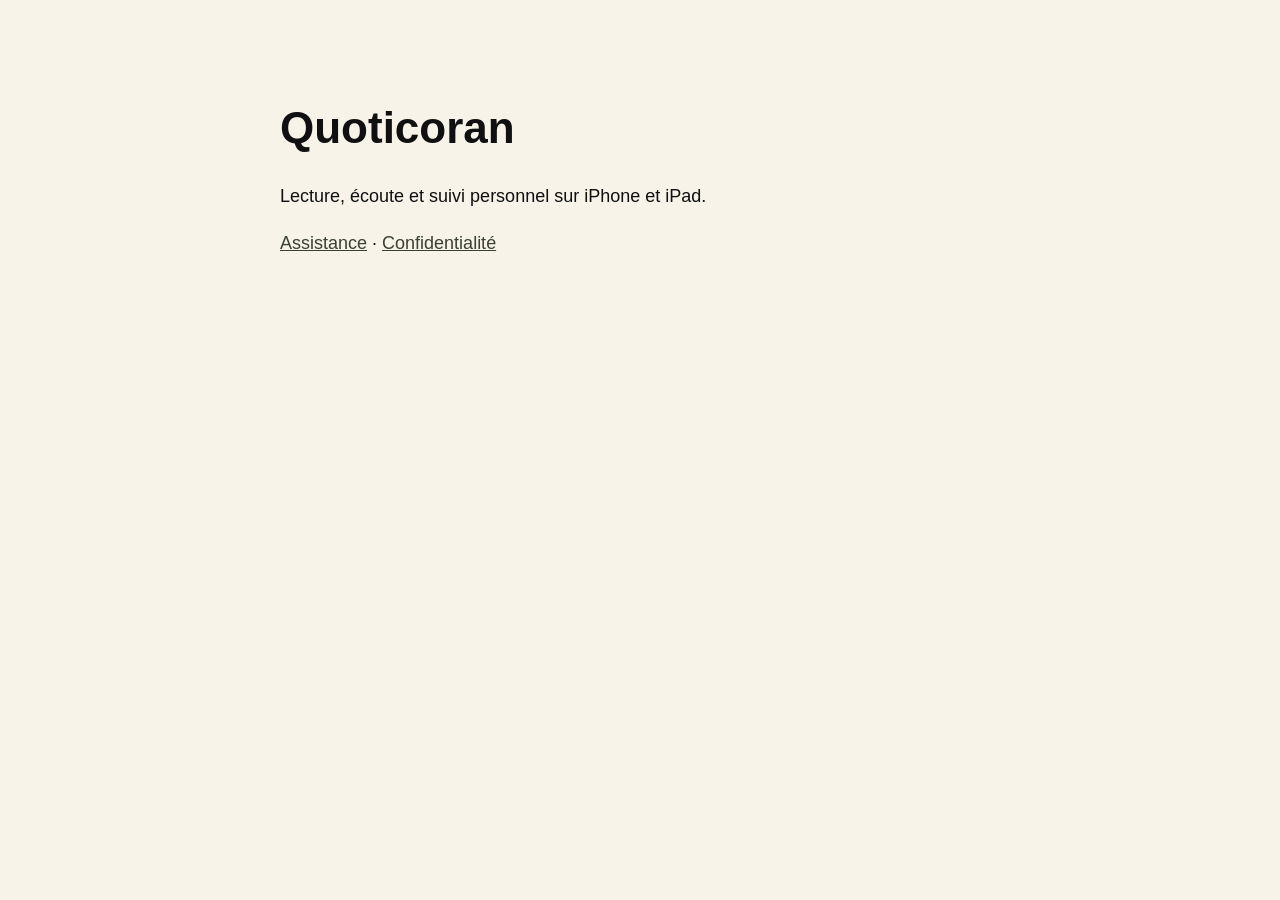
<file: index.html>
<!doctype html>
<html lang="fr">
<head>
  <meta charset="utf-8">
  <meta name="viewport" content="width=device-width, initial-scale=1">
  <title>Quoticoran</title>
  <style>
    body { margin: 0; background: #f7f3e8; color: #101012; font: 18px/1.6 -apple-system, BlinkMacSystemFont, sans-serif; }
    main { max-width: 720px; margin: 0 auto; padding: 64px 24px; }
    h1 { font-size: 44px; margin-bottom: 8px; } a { color: #3a4032; }
  </style>
</head>
<body><main>
  <h1>Quoticoran</h1>
  <p>Lecture, écoute et suivi personnel sur iPhone et iPad.</p>
  <p><a href="support.html">Assistance</a> · <a href="privacy.html">Confidentialité</a></p>
</main></body>
</html>
</file>
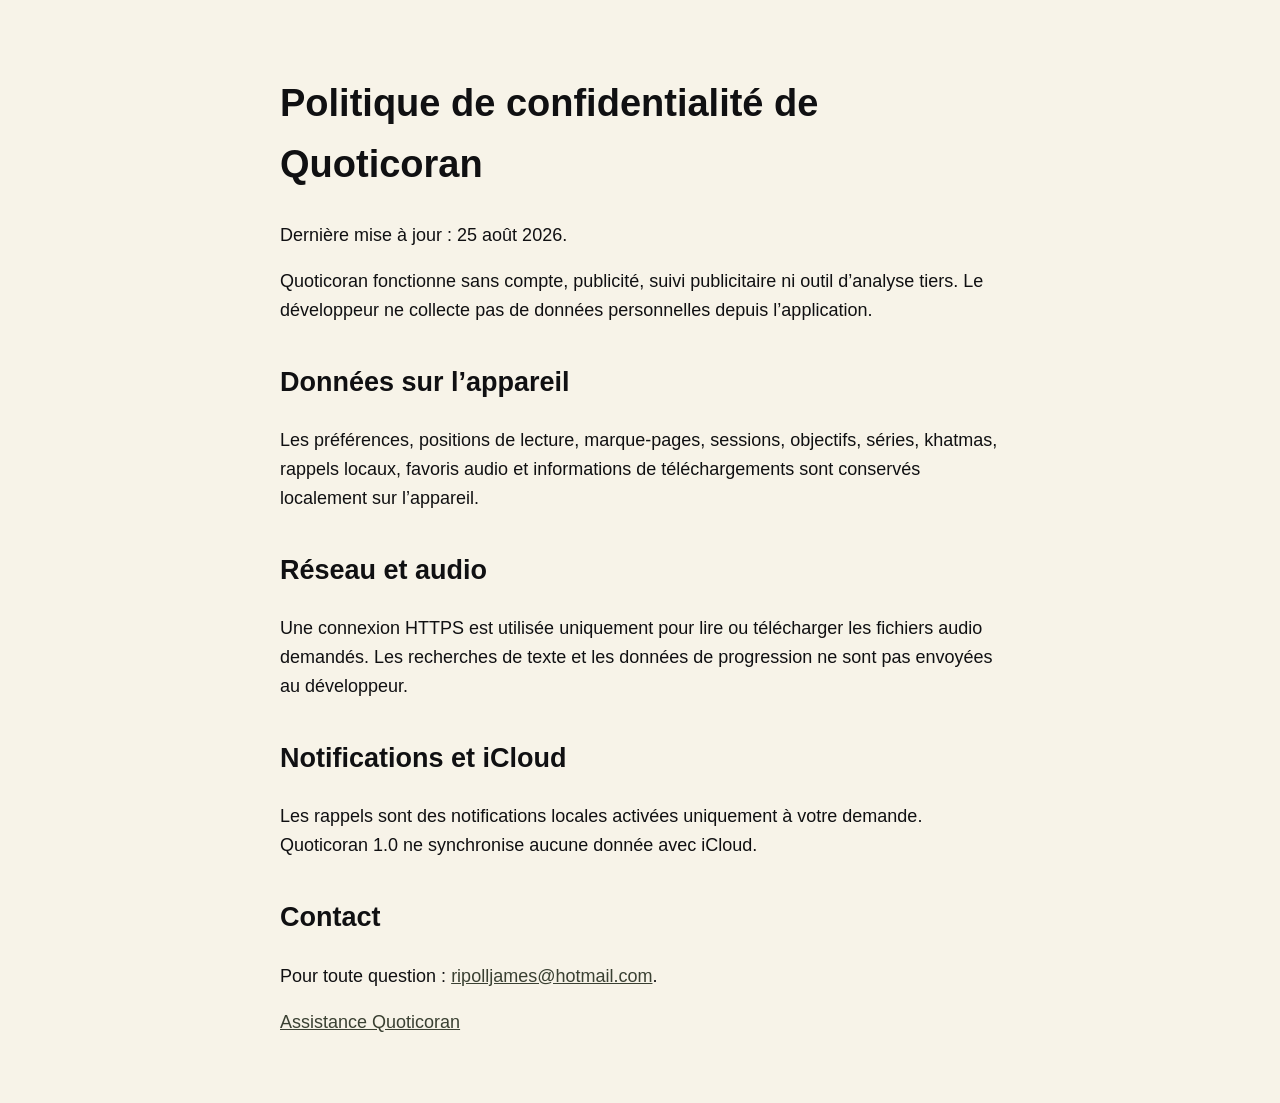
<file: privacy.html>
<!doctype html>
<html lang="fr">
<head>
  <meta charset="utf-8">
  <meta name="viewport" content="width=device-width, initial-scale=1">
  <title>Confidentialité — Quoticoran</title>
  <style>
    body { margin: 0; background: #f7f3e8; color: #101012; font: 18px/1.6 -apple-system, BlinkMacSystemFont, sans-serif; }
    main { max-width: 720px; margin: 0 auto; padding: 48px 24px; }
    h1 { font-size: 38px; } h2 { margin-top: 36px; } a { color: #3a4032; }
  </style>
</head>
<body><main>
  <h1>Politique de confidentialité de Quoticoran</h1>
  <p>Dernière mise à jour : 25 août 2026.</p>
  <p>Quoticoran fonctionne sans compte, publicité, suivi publicitaire ni outil d’analyse tiers. Le développeur ne collecte pas de données personnelles depuis l’application.</p>
  <h2>Données sur l’appareil</h2>
  <p>Les préférences, positions de lecture, marque-pages, sessions, objectifs, séries, khatmas, rappels locaux, favoris audio et informations de téléchargements sont conservés localement sur l’appareil.</p>
  <h2>Réseau et audio</h2>
  <p>Une connexion HTTPS est utilisée uniquement pour lire ou télécharger les fichiers audio demandés. Les recherches de texte et les données de progression ne sont pas envoyées au développeur.</p>
  <h2>Notifications et iCloud</h2>
  <p>Les rappels sont des notifications locales activées uniquement à votre demande. Quoticoran 1.0 ne synchronise aucune donnée avec iCloud.</p>
  <h2>Contact</h2>
  <p>Pour toute question : <a href="mailto:ripolljames@hotmail.com">ripolljames@hotmail.com</a>.</p>
  <p><a href="support.html">Assistance Quoticoran</a></p>
</main></body>
</html>
</file>
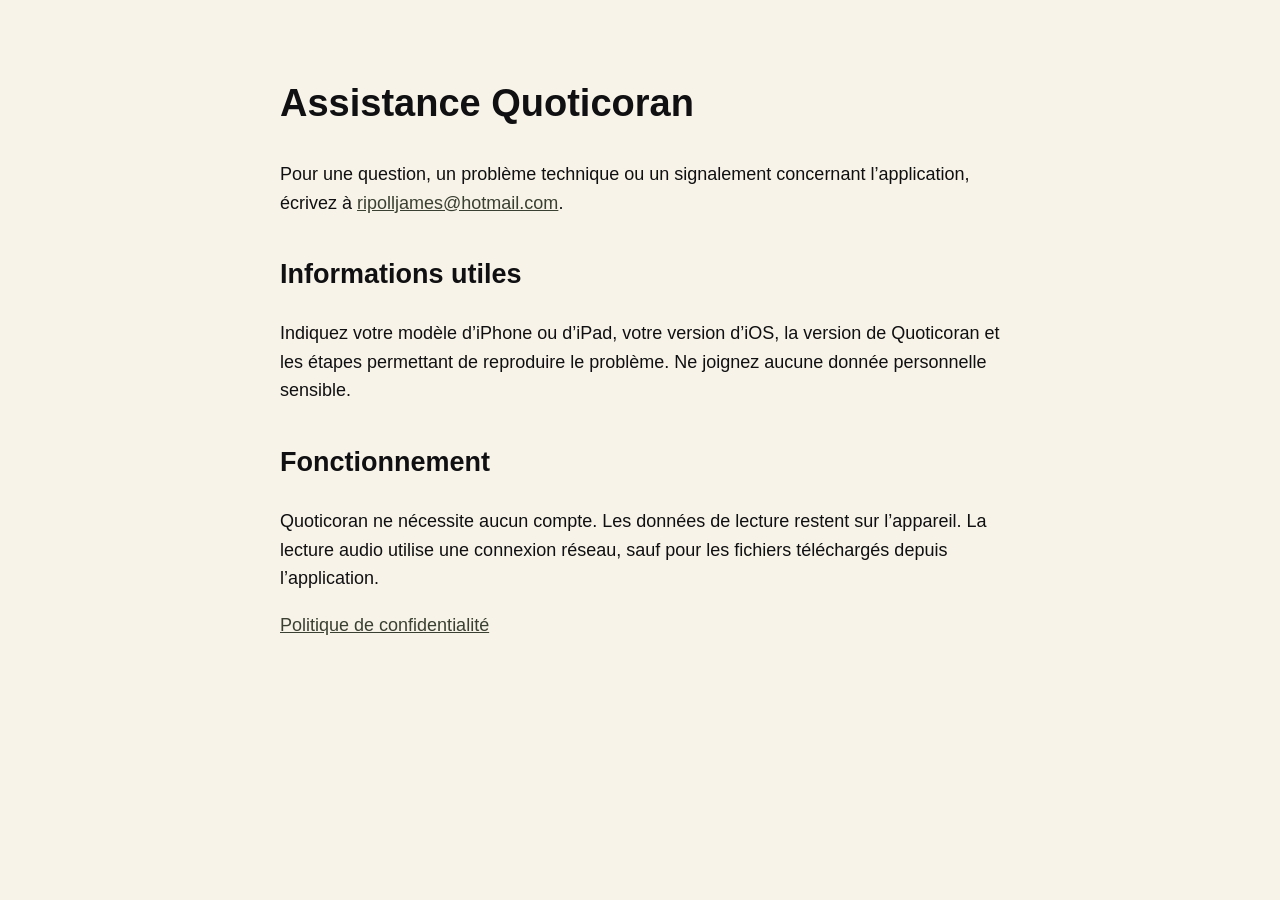
<file: support.html>
<!doctype html>
<html lang="fr">
<head>
  <meta charset="utf-8">
  <meta name="viewport" content="width=device-width, initial-scale=1">
  <title>Assistance — Quoticoran</title>
  <style>
    body { margin: 0; background: #f7f3e8; color: #101012; font: 18px/1.6 -apple-system, BlinkMacSystemFont, sans-serif; }
    main { max-width: 720px; margin: 0 auto; padding: 48px 24px; }
    h1 { font-size: 38px; } h2 { margin-top: 36px; } a { color: #3a4032; }
  </style>
</head>
<body><main>
  <h1>Assistance Quoticoran</h1>
  <p>Pour une question, un problème technique ou un signalement concernant l’application, écrivez à <a href="mailto:ripolljames@hotmail.com">ripolljames@hotmail.com</a>.</p>
  <h2>Informations utiles</h2>
  <p>Indiquez votre modèle d’iPhone ou d’iPad, votre version d’iOS, la version de Quoticoran et les étapes permettant de reproduire le problème. Ne joignez aucune donnée personnelle sensible.</p>
  <h2>Fonctionnement</h2>
  <p>Quoticoran ne nécessite aucun compte. Les données de lecture restent sur l’appareil. La lecture audio utilise une connexion réseau, sauf pour les fichiers téléchargés depuis l’application.</p>
  <p><a href="privacy.html">Politique de confidentialité</a></p>
</main></body>
</html>
</file>
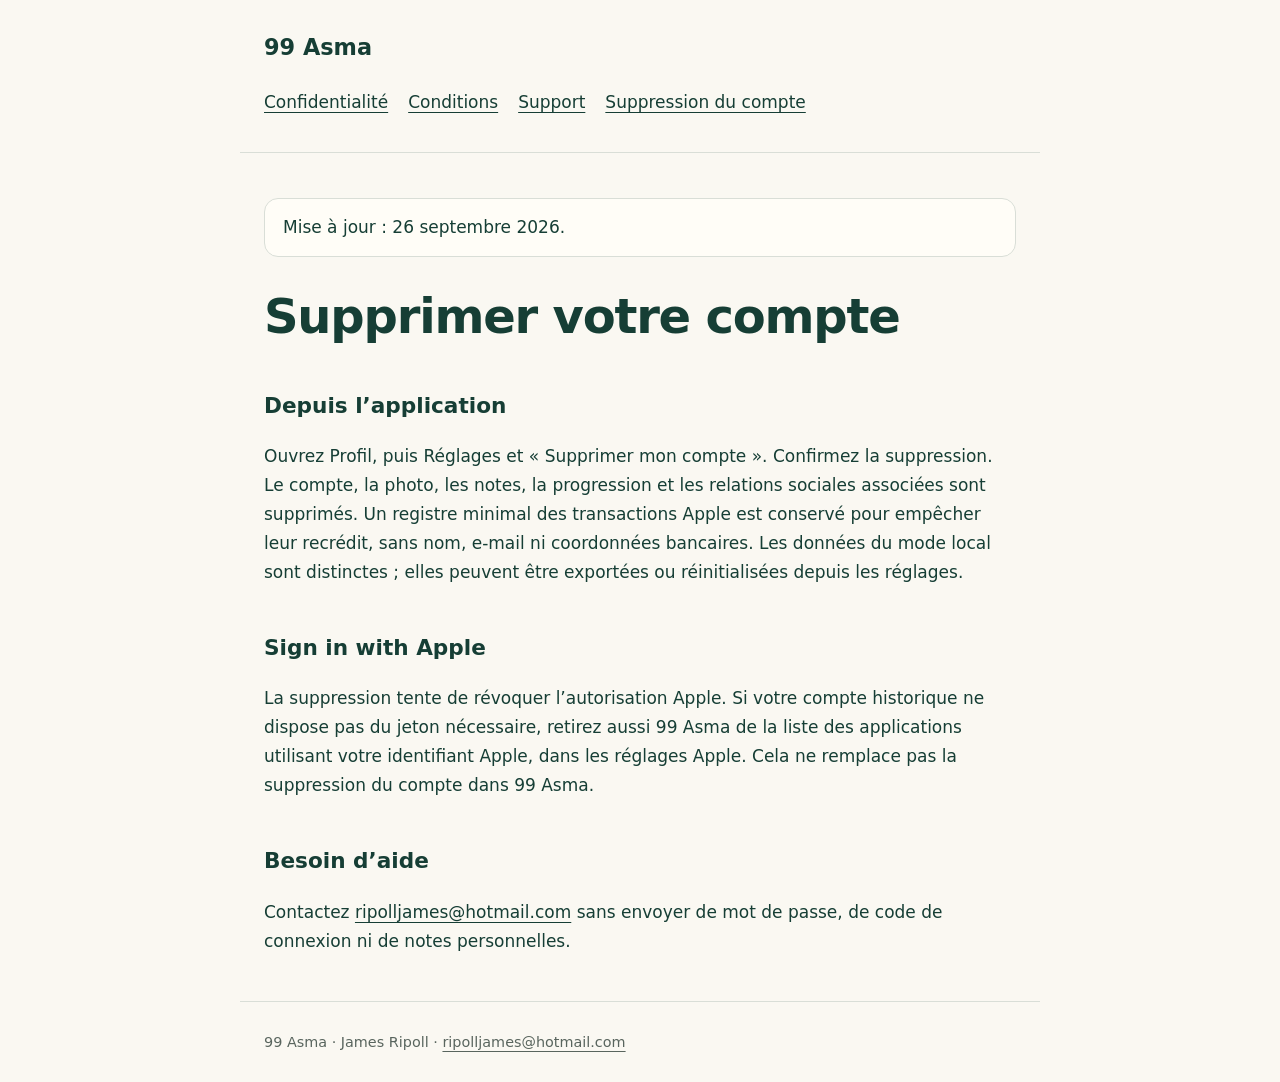
<file: asma/deletion.html>
<!doctype html>
<html lang="fr"><head><meta charset="utf-8"><meta name="viewport" content="width=device-width,initial-scale=1"><title>Supprimer votre compte — 99 Asma</title><link rel="stylesheet" href="style.css"></head>
<body><header><a class="brand" href="support.html">99 Asma</a><nav aria-label="Informations"><a href="privacy.html">Confidentialité</a><a href="terms.html">Conditions</a><a href="support.html">Support</a><a href="deletion.html">Suppression du compte</a></nav></header><main><p class="notice">Mise à jour : 26 septembre 2026.</p><h1>Supprimer votre compte</h1>
<h2>Depuis l’application</h2><p>Ouvrez Profil, puis Réglages et « Supprimer mon compte ». Confirmez la suppression. Le compte, la photo, les notes, la progression et les relations sociales associées sont supprimés. Un registre minimal des transactions Apple est conservé pour empêcher leur recrédit, sans nom, e-mail ni coordonnées bancaires. Les données du mode local sont distinctes ; elles peuvent être exportées ou réinitialisées depuis les réglages.</p>
<h2>Sign in with Apple</h2><p>La suppression tente de révoquer l’autorisation Apple. Si votre compte historique ne dispose pas du jeton nécessaire, retirez aussi 99 Asma de la liste des applications utilisant votre identifiant Apple, dans les réglages Apple. Cela ne remplace pas la suppression du compte dans 99 Asma.</p>
<h2>Besoin d’aide</h2><p>Contactez <a href="mailto:ripolljames@hotmail.com">ripolljames@hotmail.com</a> sans envoyer de mot de passe, de code de connexion ni de notes personnelles.</p></main><footer>99 Asma · James Ripoll · <a href="mailto:ripolljames@hotmail.com">ripolljames@hotmail.com</a></footer></body></html>
</file>
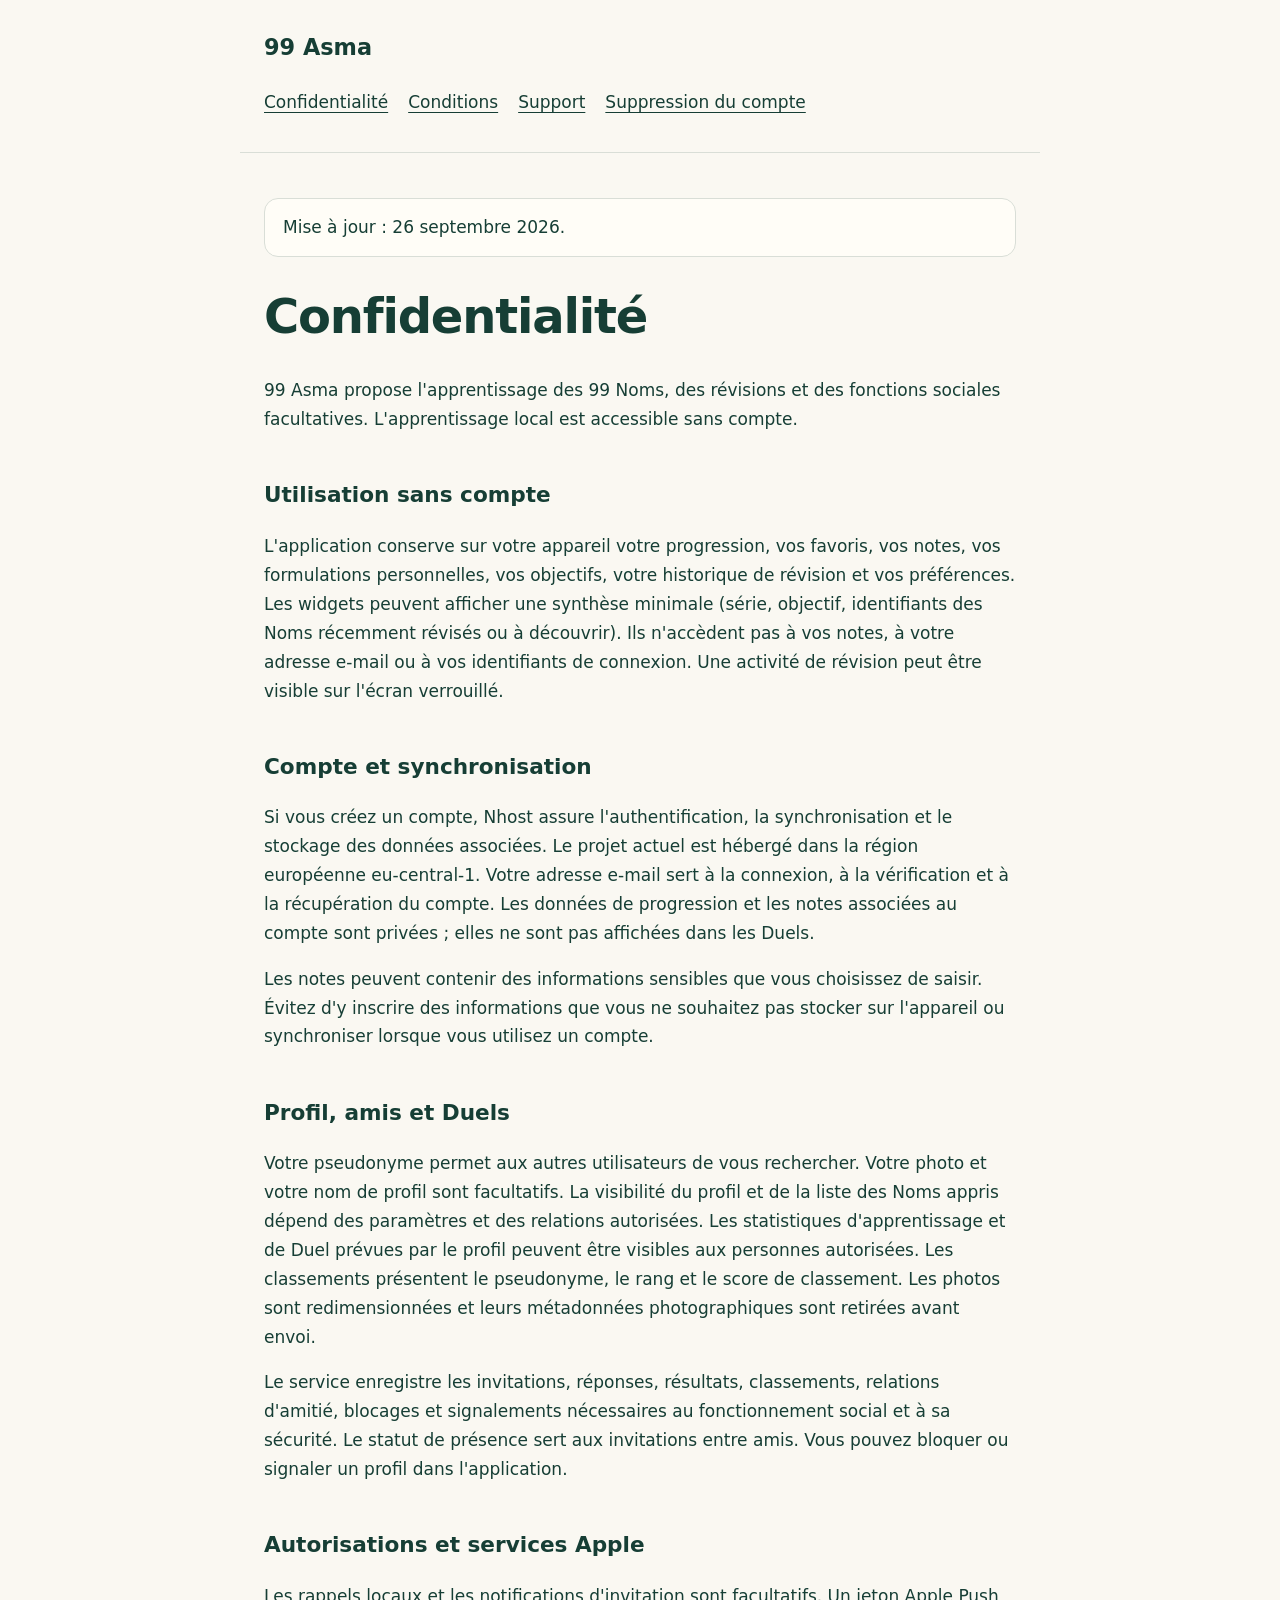
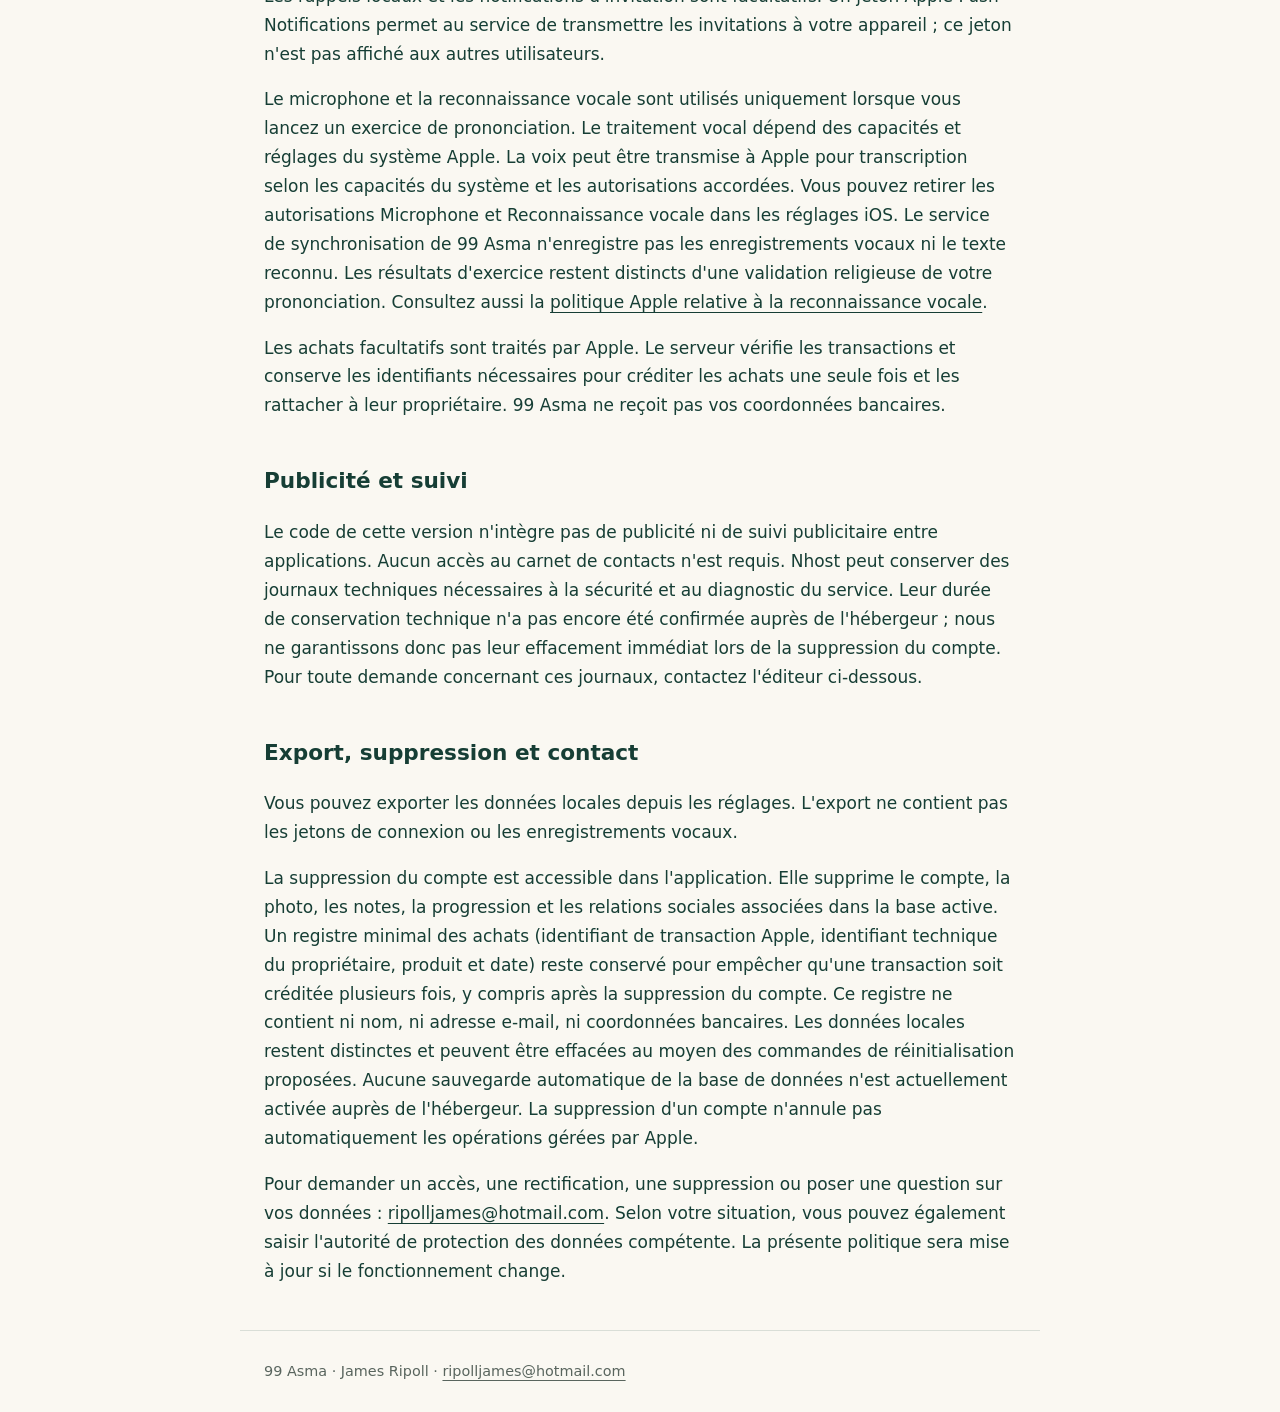
<file: asma/privacy.html>
<!doctype html>
<html lang="fr"><head><meta charset="utf-8"><meta name="viewport" content="width=device-width,initial-scale=1"><title>Confidentialité — 99 Asma</title><link rel="stylesheet" href="style.css"></head>
<body><header><a class="brand" href="support.html">99 Asma</a><nav aria-label="Informations"><a href="privacy.html">Confidentialité</a><a href="terms.html">Conditions</a><a href="support.html">Support</a><a href="deletion.html">Suppression du compte</a></nav></header><main><p class="notice">Mise à jour : 26 septembre 2026.</p><h1>Confidentialité</h1>
<p>99 Asma propose l&#x27;apprentissage des 99 Noms, des révisions et des fonctions sociales facultatives. L&#x27;apprentissage local est accessible sans compte.</p>
<h2>Utilisation sans compte</h2>
<p>L&#x27;application conserve sur votre appareil votre progression, vos favoris, vos notes, vos formulations personnelles, vos objectifs, votre historique de révision et vos préférences. Les widgets peuvent afficher une synthèse minimale (série, objectif, identifiants des Noms récemment révisés ou à découvrir). Ils n&#x27;accèdent pas à vos notes, à votre adresse e-mail ou à vos identifiants de connexion. Une activité de révision peut être visible sur l&#x27;écran verrouillé.</p>
<h2>Compte et synchronisation</h2>
<p>Si vous créez un compte, Nhost assure l&#x27;authentification, la synchronisation et le stockage des données associées. Le projet actuel est hébergé dans la région européenne eu-central-1. Votre adresse e-mail sert à la connexion, à la vérification et à la récupération du compte. Les données de progression et les notes associées au compte sont privées ; elles ne sont pas affichées dans les Duels.</p>
<p>Les notes peuvent contenir des informations sensibles que vous choisissez de saisir. Évitez d&#x27;y inscrire des informations que vous ne souhaitez pas stocker sur l&#x27;appareil ou synchroniser lorsque vous utilisez un compte.</p>
<h2>Profil, amis et Duels</h2>
<p>Votre pseudonyme permet aux autres utilisateurs de vous rechercher. Votre photo et votre nom de profil sont facultatifs. La visibilité du profil et de la liste des Noms appris dépend des paramètres et des relations autorisées. Les statistiques d&#x27;apprentissage et de Duel prévues par le profil peuvent être visibles aux personnes autorisées. Les classements présentent le pseudonyme, le rang et le score de classement. Les photos sont redimensionnées et leurs métadonnées photographiques sont retirées avant envoi.</p>
<p>Le service enregistre les invitations, réponses, résultats, classements, relations d&#x27;amitié, blocages et signalements nécessaires au fonctionnement social et à sa sécurité. Le statut de présence sert aux invitations entre amis. Vous pouvez bloquer ou signaler un profil dans l&#x27;application.</p>
<h2>Autorisations et services Apple</h2>
<p>Les rappels locaux et les notifications d&#x27;invitation sont facultatifs. Un jeton Apple Push Notifications permet au service de transmettre les invitations à votre appareil ; ce jeton n&#x27;est pas affiché aux autres utilisateurs.</p>
<p>Le microphone et la reconnaissance vocale sont utilisés uniquement lorsque vous lancez un exercice de prononciation. Le traitement vocal dépend des capacités et réglages du système Apple. La voix peut être transmise à Apple pour transcription selon les capacités du système et les autorisations accordées. Vous pouvez retirer les autorisations Microphone et Reconnaissance vocale dans les réglages iOS. Le service de synchronisation de 99 Asma n&#x27;enregistre pas les enregistrements vocaux ni le texte reconnu. Les résultats d&#x27;exercice restent distincts d&#x27;une validation religieuse de votre prononciation. Consultez aussi la <a href="https://www.apple.com/legal/privacy/data/fr/ask-siri-dictation/">politique Apple relative à la reconnaissance vocale</a>.</p>
<p>Les achats facultatifs sont traités par Apple. Le serveur vérifie les transactions et conserve les identifiants nécessaires pour créditer les achats une seule fois et les rattacher à leur propriétaire. 99 Asma ne reçoit pas vos coordonnées bancaires.</p>
<h2>Publicité et suivi</h2>
<p>Le code de cette version n&#x27;intègre pas de publicité ni de suivi publicitaire entre applications. Aucun accès au carnet de contacts n&#x27;est requis. Nhost peut conserver des journaux techniques nécessaires à la sécurité et au diagnostic du service. Leur durée de conservation technique n&#x27;a pas encore été confirmée auprès de l&#x27;hébergeur ; nous ne garantissons donc pas leur effacement immédiat lors de la suppression du compte. Pour toute demande concernant ces journaux, contactez l&#x27;éditeur ci-dessous.</p>
<h2>Export, suppression et contact</h2>
<p>Vous pouvez exporter les données locales depuis les réglages. L&#x27;export ne contient pas les jetons de connexion ou les enregistrements vocaux.</p>
<p>La suppression du compte est accessible dans l&#x27;application. Elle supprime le compte, la photo, les notes, la progression et les relations sociales associées dans la base active. Un registre minimal des achats (identifiant de transaction Apple, identifiant technique du propriétaire, produit et date) reste conservé pour empêcher qu&#x27;une transaction soit créditée plusieurs fois, y compris après la suppression du compte. Ce registre ne contient ni nom, ni adresse e-mail, ni coordonnées bancaires. Les données locales restent distinctes et peuvent être effacées au moyen des commandes de réinitialisation proposées. Aucune sauvegarde automatique de la base de données n&#x27;est actuellement activée auprès de l&#x27;hébergeur. La suppression d&#x27;un compte n&#x27;annule pas automatiquement les opérations gérées par Apple.</p>
<p>Pour demander un accès, une rectification, une suppression ou poser une question sur vos données : <a href="mailto:ripolljames@hotmail.com">ripolljames@hotmail.com</a>. Selon votre situation, vous pouvez également saisir l&#x27;autorité de protection des données compétente. La présente politique sera mise à jour si le fonctionnement change.</p></main><footer>99 Asma · James Ripoll · <a href="mailto:ripolljames@hotmail.com">ripolljames@hotmail.com</a></footer></body></html>
</file>
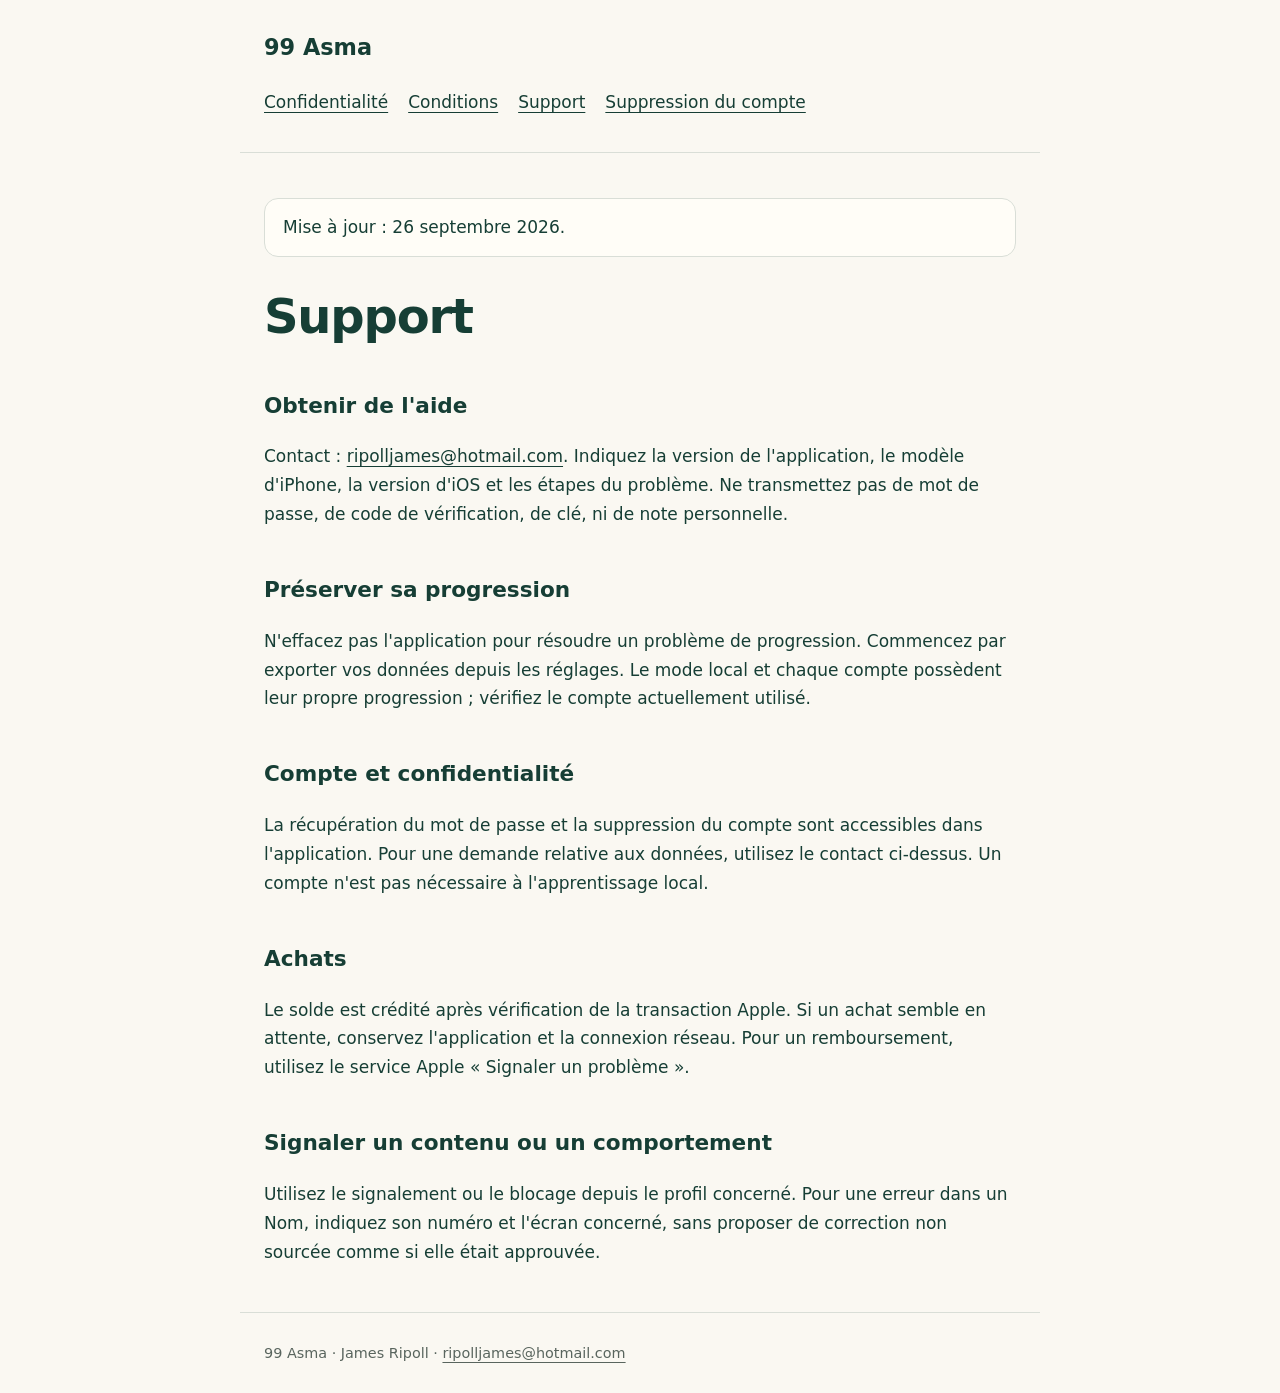
<file: asma/support.html>
<!doctype html>
<html lang="fr"><head><meta charset="utf-8"><meta name="viewport" content="width=device-width,initial-scale=1"><title>Support — 99 Asma</title><link rel="stylesheet" href="style.css"></head>
<body><header><a class="brand" href="support.html">99 Asma</a><nav aria-label="Informations"><a href="privacy.html">Confidentialité</a><a href="terms.html">Conditions</a><a href="support.html">Support</a><a href="deletion.html">Suppression du compte</a></nav></header><main><p class="notice">Mise à jour : 26 septembre 2026.</p><h1>Support</h1>
<h2>Obtenir de l&#x27;aide</h2>
<p>Contact : <a href="mailto:ripolljames@hotmail.com">ripolljames@hotmail.com</a>. Indiquez la version de l&#x27;application, le modèle d&#x27;iPhone, la version d&#x27;iOS et les étapes du problème. Ne transmettez pas de mot de passe, de code de vérification, de clé, ni de note personnelle.</p>
<h2>Préserver sa progression</h2>
<p>N&#x27;effacez pas l&#x27;application pour résoudre un problème de progression. Commencez par exporter vos données depuis les réglages. Le mode local et chaque compte possèdent leur propre progression ; vérifiez le compte actuellement utilisé.</p>
<h2>Compte et confidentialité</h2>
<p>La récupération du mot de passe et la suppression du compte sont accessibles dans l&#x27;application. Pour une demande relative aux données, utilisez le contact ci-dessus. Un compte n&#x27;est pas nécessaire à l&#x27;apprentissage local.</p>
<h2>Achats</h2>
<p>Le solde est crédité après vérification de la transaction Apple. Si un achat semble en attente, conservez l&#x27;application et la connexion réseau. Pour un remboursement, utilisez le service Apple « Signaler un problème ».</p>
<h2>Signaler un contenu ou un comportement</h2>
<p>Utilisez le signalement ou le blocage depuis le profil concerné. Pour une erreur dans un Nom, indiquez son numéro et l&#x27;écran concerné, sans proposer de correction non sourcée comme si elle était approuvée.</p></main><footer>99 Asma · James Ripoll · <a href="mailto:ripolljames@hotmail.com">ripolljames@hotmail.com</a></footer></body></html>
</file>
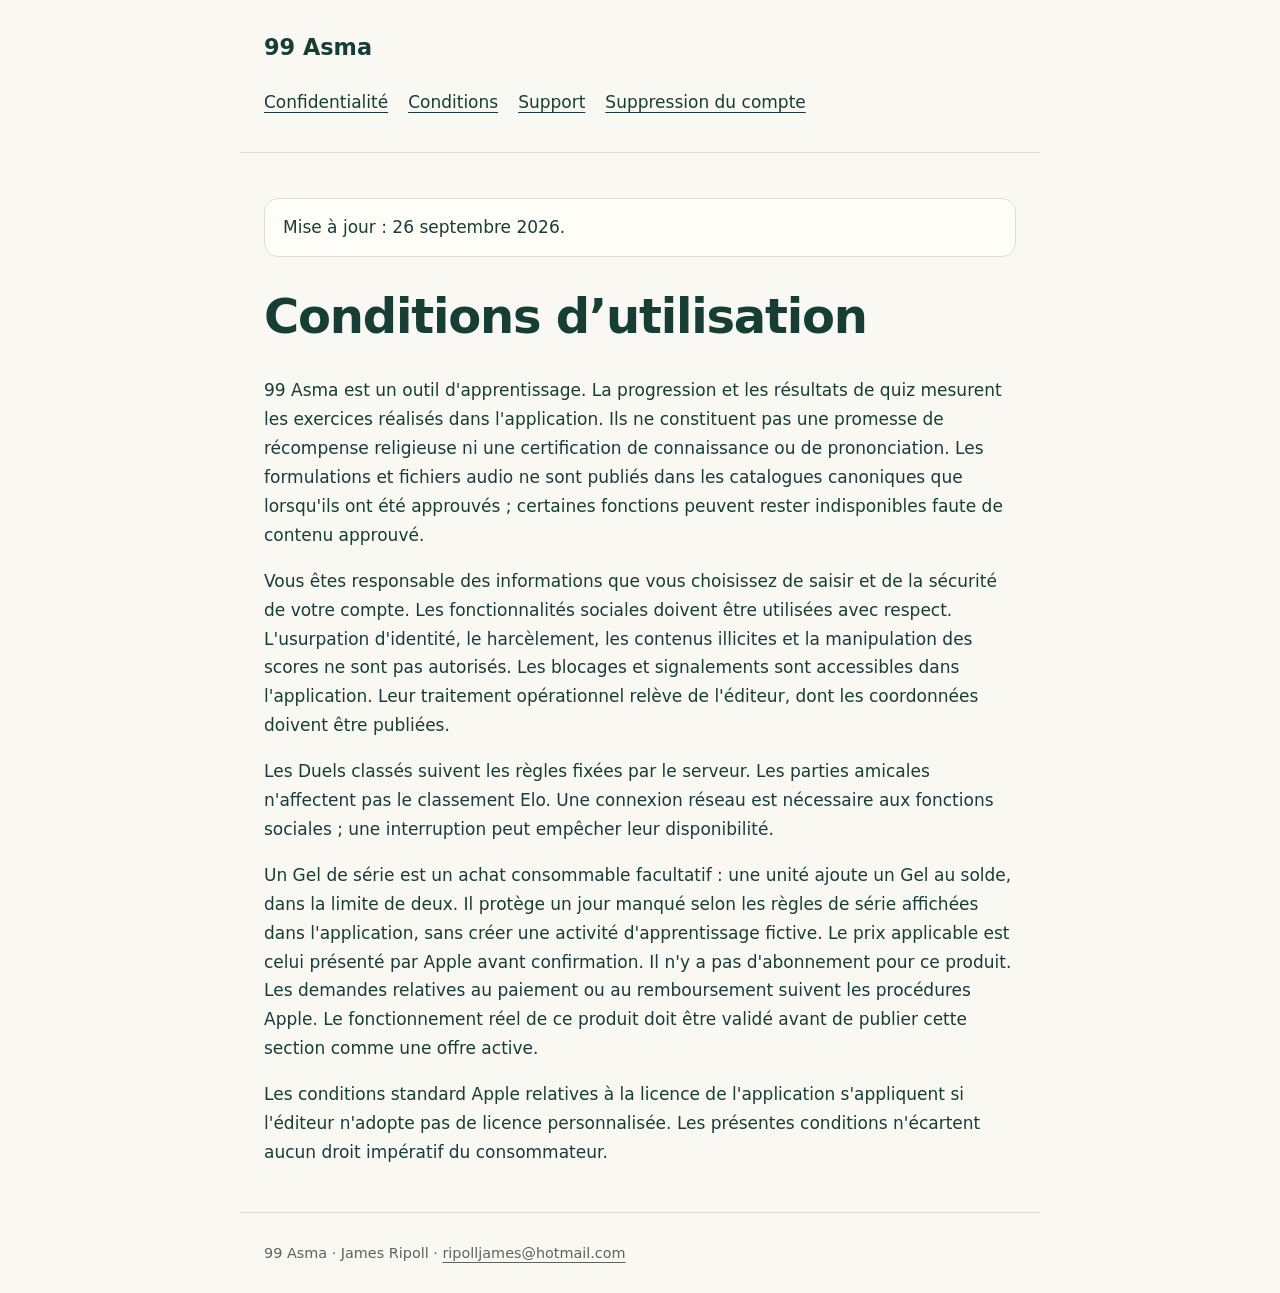
<file: asma/terms.html>
<!doctype html>
<html lang="fr"><head><meta charset="utf-8"><meta name="viewport" content="width=device-width,initial-scale=1"><title>Conditions d’utilisation — 99 Asma</title><link rel="stylesheet" href="style.css"></head>
<body><header><a class="brand" href="support.html">99 Asma</a><nav aria-label="Informations"><a href="privacy.html">Confidentialité</a><a href="terms.html">Conditions</a><a href="support.html">Support</a><a href="deletion.html">Suppression du compte</a></nav></header><main><p class="notice">Mise à jour : 26 septembre 2026.</p><h1>Conditions d’utilisation</h1>
<p>99 Asma est un outil d&#x27;apprentissage. La progression et les résultats de quiz mesurent les exercices réalisés dans l&#x27;application. Ils ne constituent pas une promesse de récompense religieuse ni une certification de connaissance ou de prononciation. Les formulations et fichiers audio ne sont publiés dans les catalogues canoniques que lorsqu&#x27;ils ont été approuvés ; certaines fonctions peuvent rester indisponibles faute de contenu approuvé.</p>
<p>Vous êtes responsable des informations que vous choisissez de saisir et de la sécurité de votre compte. Les fonctionnalités sociales doivent être utilisées avec respect. L&#x27;usurpation d&#x27;identité, le harcèlement, les contenus illicites et la manipulation des scores ne sont pas autorisés. Les blocages et signalements sont accessibles dans l&#x27;application. Leur traitement opérationnel relève de l&#x27;éditeur, dont les coordonnées doivent être publiées.</p>
<p>Les Duels classés suivent les règles fixées par le serveur. Les parties amicales n&#x27;affectent pas le classement Elo. Une connexion réseau est nécessaire aux fonctions sociales ; une interruption peut empêcher leur disponibilité.</p>
<p>Un Gel de série est un achat consommable facultatif : une unité ajoute un Gel au solde, dans la limite de deux. Il protège un jour manqué selon les règles de série affichées dans l&#x27;application, sans créer une activité d&#x27;apprentissage fictive. Le prix applicable est celui présenté par Apple avant confirmation. Il n&#x27;y a pas d&#x27;abonnement pour ce produit. Les demandes relatives au paiement ou au remboursement suivent les procédures Apple. Le fonctionnement réel de ce produit doit être validé avant de publier cette section comme une offre active.</p>
<p>Les conditions standard Apple relatives à la licence de l&#x27;application s&#x27;appliquent si l&#x27;éditeur n&#x27;adopte pas de licence personnalisée. Les présentes conditions n&#x27;écartent aucun droit impératif du consommateur.</p></main><footer>99 Asma · James Ripoll · <a href="mailto:ripolljames@hotmail.com">ripolljames@hotmail.com</a></footer></body></html>
</file>
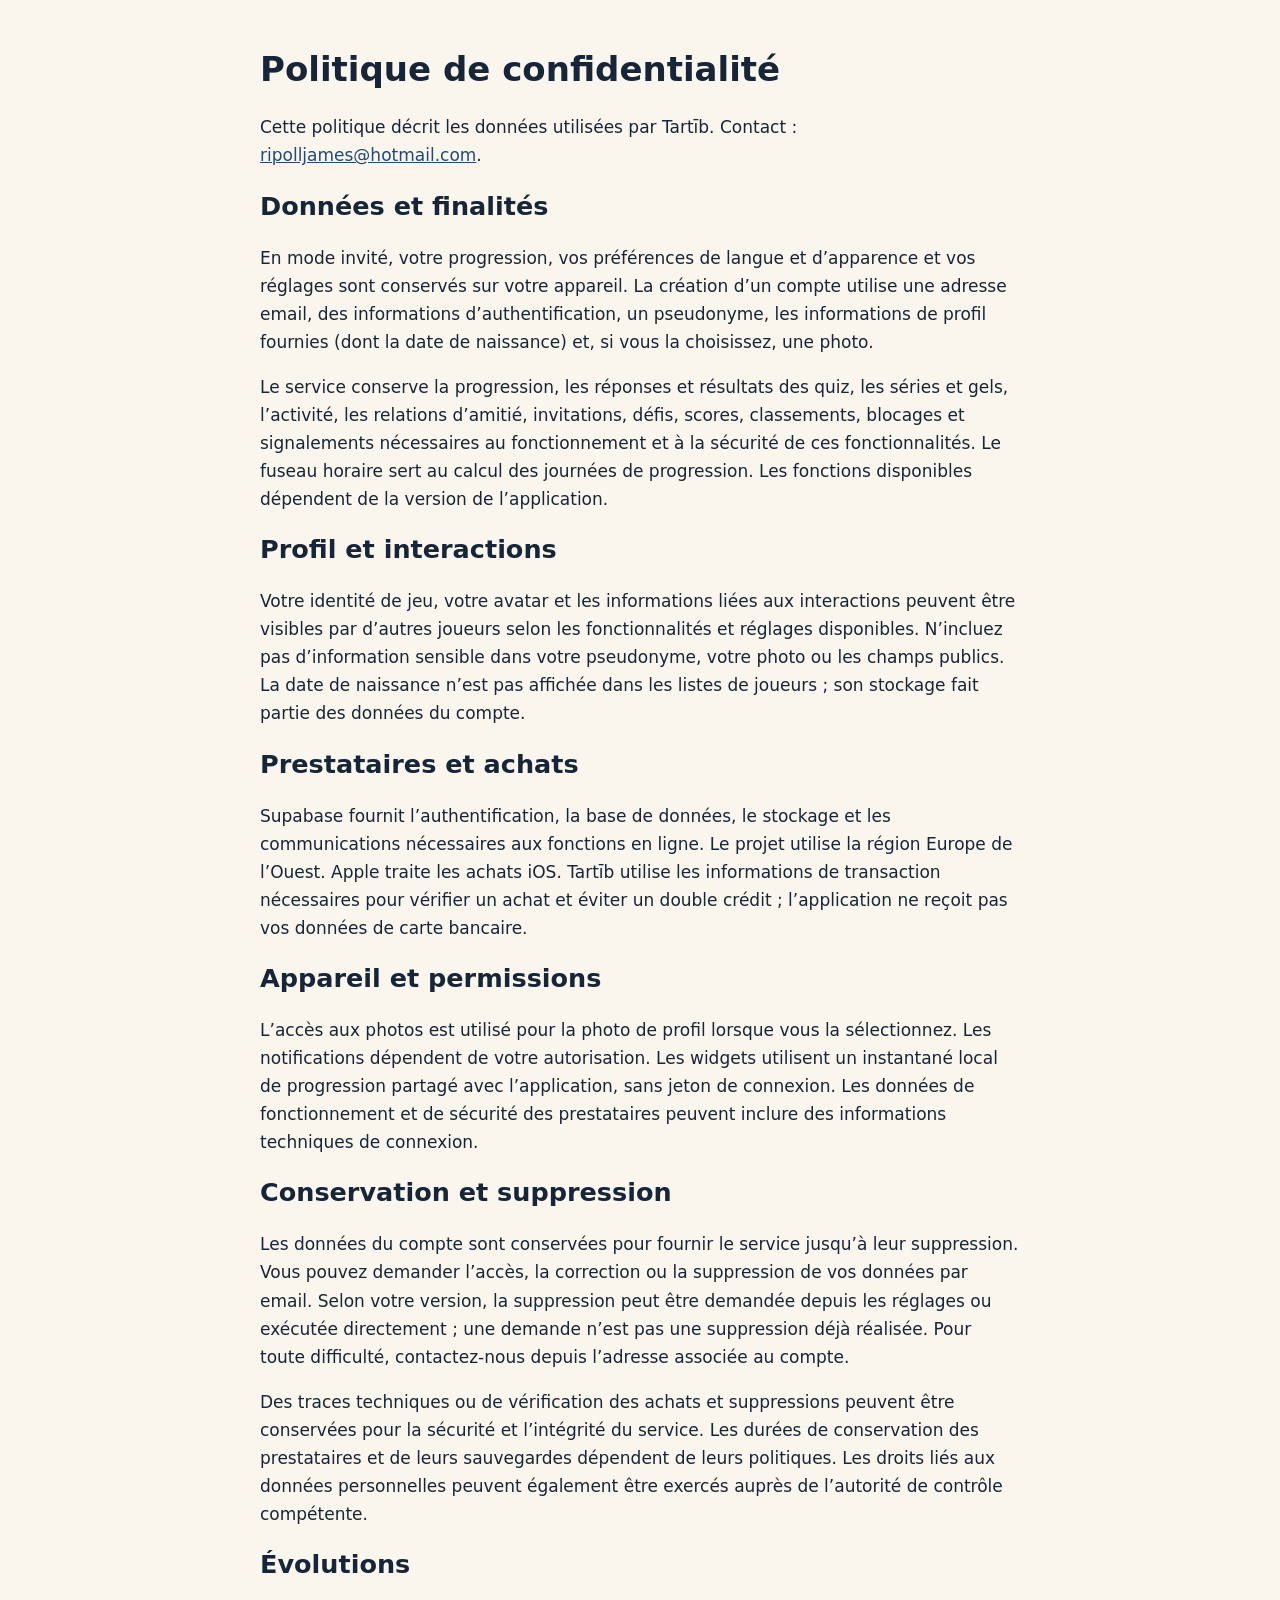
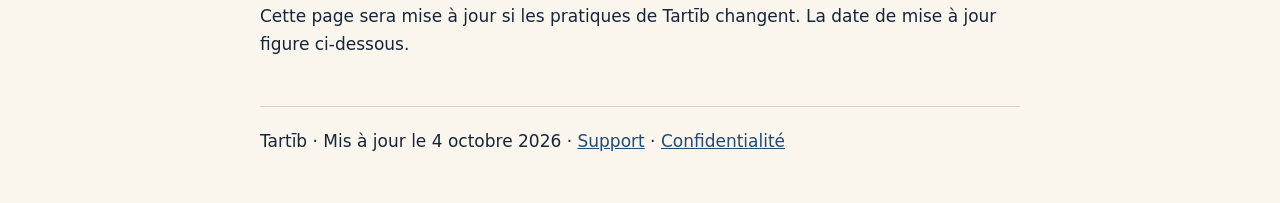
<file: tartib/privacy.html>
<!doctype html>
<html lang="fr"><meta charset="utf-8"><meta name="viewport" content="width=device-width,initial-scale=1"><title>Politique de confidentialité — Tartīb</title><style>body{max-width:760px;margin:48px auto;padding:0 24px;background:#faf6ee;color:#172538;font:17px/1.65 system-ui,sans-serif}h1,h2{line-height:1.25}a{color:#234975}footer{margin-top:48px;border-top:1px solid #ddd2c4;padding-top:20px}</style><main><h1>Politique de confidentialité</h1><p>Cette politique décrit les données utilisées par Tartīb. Contact : <a href="mailto:ripolljames@hotmail.com">ripolljames@hotmail.com</a>.</p><h2>Données et finalités</h2><p>En mode invité, votre progression, vos préférences de langue et d’apparence et vos réglages sont conservés sur votre appareil. La création d’un compte utilise une adresse email, des informations d’authentification, un pseudonyme, les informations de profil fournies (dont la date de naissance) et, si vous la choisissez, une photo.</p><p>Le service conserve la progression, les réponses et résultats des quiz, les séries et gels, l’activité, les relations d’amitié, invitations, défis, scores, classements, blocages et signalements nécessaires au fonctionnement et à la sécurité de ces fonctionnalités. Le fuseau horaire sert au calcul des journées de progression. Les fonctions disponibles dépendent de la version de l’application.</p><h2>Profil et interactions</h2><p>Votre identité de jeu, votre avatar et les informations liées aux interactions peuvent être visibles par d’autres joueurs selon les fonctionnalités et réglages disponibles. N’incluez pas d’information sensible dans votre pseudonyme, votre photo ou les champs publics. La date de naissance n’est pas affichée dans les listes de joueurs ; son stockage fait partie des données du compte.</p><h2>Prestataires et achats</h2><p>Supabase fournit l’authentification, la base de données, le stockage et les communications nécessaires aux fonctions en ligne. Le projet utilise la région Europe de l’Ouest. Apple traite les achats iOS. Tartīb utilise les informations de transaction nécessaires pour vérifier un achat et éviter un double crédit ; l’application ne reçoit pas vos données de carte bancaire.</p><h2>Appareil et permissions</h2><p>L’accès aux photos est utilisé pour la photo de profil lorsque vous la sélectionnez. Les notifications dépendent de votre autorisation. Les widgets utilisent un instantané local de progression partagé avec l’application, sans jeton de connexion. Les données de fonctionnement et de sécurité des prestataires peuvent inclure des informations techniques de connexion.</p><h2>Conservation et suppression</h2><p>Les données du compte sont conservées pour fournir le service jusqu’à leur suppression. Vous pouvez demander l’accès, la correction ou la suppression de vos données par email. Selon votre version, la suppression peut être demandée depuis les réglages ou exécutée directement ; une demande n’est pas une suppression déjà réalisée. Pour toute difficulté, contactez-nous depuis l’adresse associée au compte.</p><p>Des traces techniques ou de vérification des achats et suppressions peuvent être conservées pour la sécurité et l’intégrité du service. Les durées de conservation des prestataires et de leurs sauvegardes dépendent de leurs politiques. Les droits liés aux données personnelles peuvent également être exercés auprès de l’autorité de contrôle compétente.</p><h2>Évolutions</h2><p>Cette page sera mise à jour si les pratiques de Tartīb changent. La date de mise à jour figure ci-dessous.</p><footer>Tartīb · Mis à jour le 4 octobre 2026 · <a href="support.html">Support</a> · <a href="privacy.html">Confidentialité</a></footer></main></html>
</file>
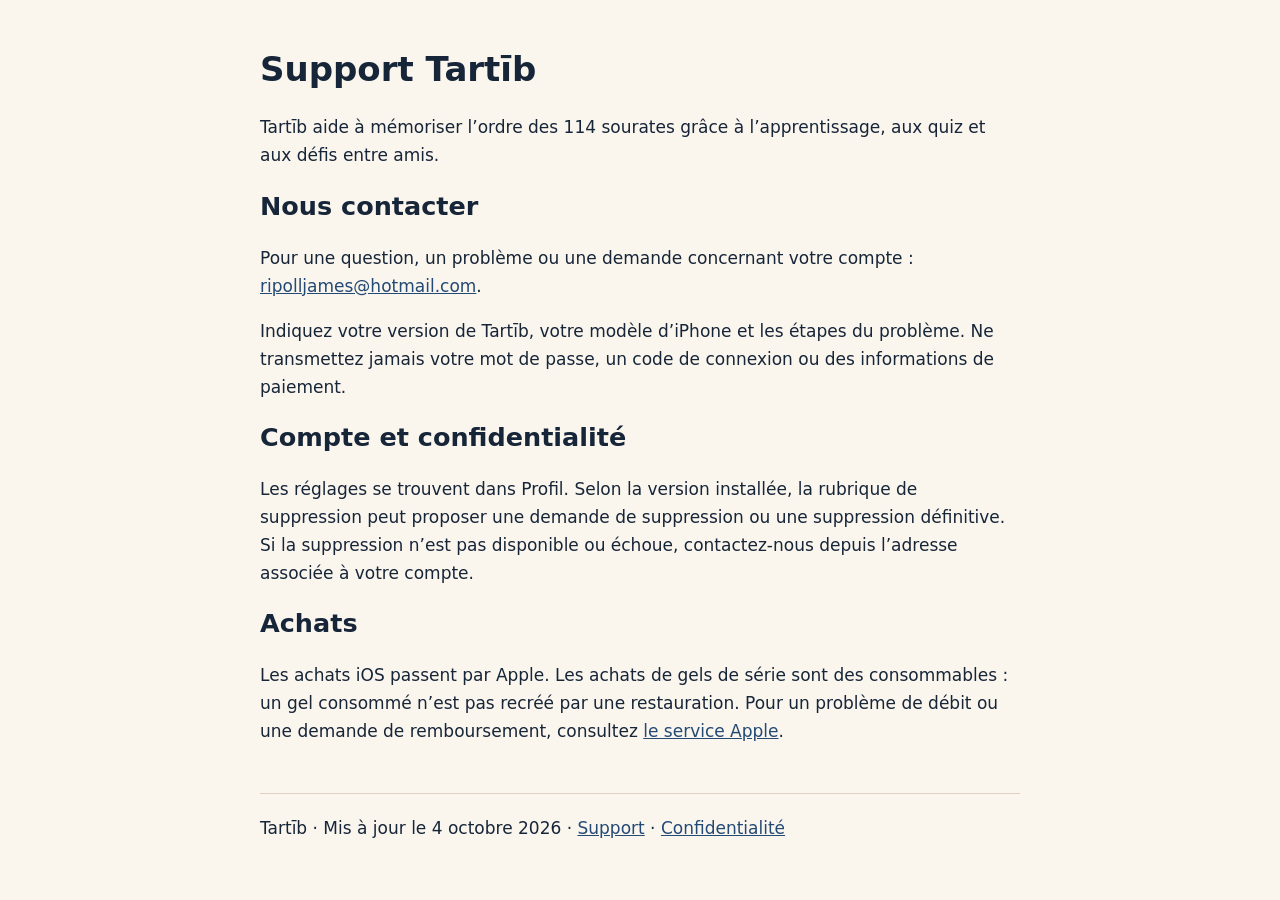
<file: tartib/support.html>
<!doctype html>
<html lang="fr"><meta charset="utf-8"><meta name="viewport" content="width=device-width,initial-scale=1"><title>Support Tartīb — Tartīb</title><style>body{max-width:760px;margin:48px auto;padding:0 24px;background:#faf6ee;color:#172538;font:17px/1.65 system-ui,sans-serif}h1,h2{line-height:1.25}a{color:#234975}footer{margin-top:48px;border-top:1px solid #ddd2c4;padding-top:20px}</style><main><h1>Support Tartīb</h1><p>Tartīb aide à mémoriser l’ordre des 114 sourates grâce à l’apprentissage, aux quiz et aux défis entre amis.</p><h2>Nous contacter</h2><p>Pour une question, un problème ou une demande concernant votre compte : <a href="mailto:ripolljames@hotmail.com">ripolljames@hotmail.com</a>.</p><p>Indiquez votre version de Tartīb, votre modèle d’iPhone et les étapes du problème. Ne transmettez jamais votre mot de passe, un code de connexion ou des informations de paiement.</p><h2>Compte et confidentialité</h2><p>Les réglages se trouvent dans Profil. Selon la version installée, la rubrique de suppression peut proposer une demande de suppression ou une suppression définitive. Si la suppression n’est pas disponible ou échoue, contactez-nous depuis l’adresse associée à votre compte.</p><h2>Achats</h2><p>Les achats iOS passent par Apple. Les achats de gels de série sont des consommables : un gel consommé n’est pas recréé par une restauration. Pour un problème de débit ou une demande de remboursement, consultez <a href="https://reportaproblem.apple.com/">le service Apple</a>.</p><footer>Tartīb · Mis à jour le 4 octobre 2026 · <a href="support.html">Support</a> · <a href="privacy.html">Confidentialité</a></footer></main></html>
</file>
<file: asma/style.css>
:root{color-scheme:light dark;--bg:#faf8f2;--ink:#163e35;--muted:#59655e;--line:#d9ded7;--card:#fffdf7}*{box-sizing:border-box}body{margin:0;background:var(--bg);color:var(--ink);font:17px/1.7 system-ui,-apple-system,sans-serif}header,main,footer{max-width:800px;margin:auto;padding:28px 24px}header{border-bottom:1px solid var(--line)}.brand{font-size:1.4rem;font-weight:700;text-decoration:none}nav{display:flex;gap:20px;flex-wrap:wrap;margin-top:14px}a{color:inherit;text-underline-offset:4px}nav a{min-height:44px;display:inline-flex;align-items:center}h1{font-size:clamp(2rem,7vw,3rem);line-height:1.15;letter-spacing:-.025em}h2{margin-top:2em;font-size:1.35rem}p{margin:1em 0}footer{border-top:1px solid var(--line);color:var(--muted);font-size:.9rem}.notice{padding:14px 18px;border:1px solid var(--line);border-radius:14px;background:var(--card)}a:focus-visible{outline:3px solid currentColor;outline-offset:4px}@media(prefers-color-scheme:dark){:root{--bg:#111b18;--ink:#e6eee7;--muted:#bac5bd;--line:#34483d;--card:#192821}}
</file>
